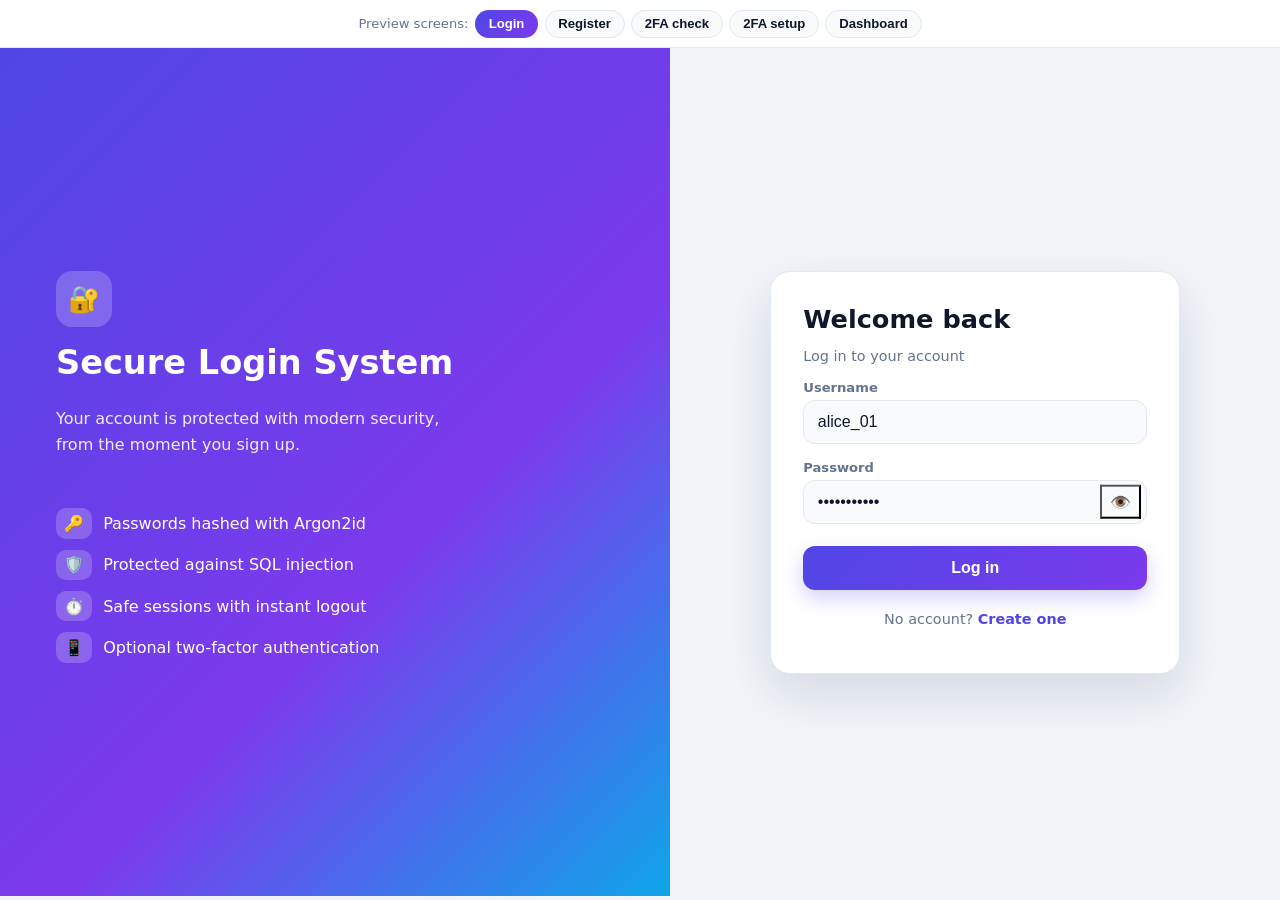
<file: index.html>
<!doctype html>
<html lang="en"><head><meta charset="utf-8">
<meta name="viewport" content="width=device-width, initial-scale=1, viewport-fit=cover">
<title>Secure Login: UI Preview</title>
<style>
:root{--bg:#f1f5f9;--card:#fff;--tx:#0f172a;--mut:#64748b;--bd:#e2e8f0;--in:#f8fafc;--ac:#4f46e5;--ac2:#7c3aed;--okb:#dcfce7;--okt:#166534;--erb:#fee2e2;--ert:#991b1b;--sh:0 20px 50px #1e1b4b22}
@media(prefers-color-scheme:dark){:root{--bg:#0b1020;--card:#151c33;--tx:#e5e7eb;--mut:#94a3b8;--bd:#2d3a55;--in:#0f1629;--ac:#818cf8;--ac2:#a78bfa;--okb:#14532d;--okt:#bbf7d0;--erb:#7f1d1d;--ert:#fecaca;--sh:0 20px 50px #0008}}
*{box-sizing:border-box}
body{margin:0;background:var(--bg);color:var(--tx);font-family:system-ui,-apple-system,"Segoe UI",Roboto,sans-serif}
a{color:var(--ac);text-decoration:none;font-weight:600}a:hover{text-decoration:underline}
h1{font-size:1.6rem;margin:0 0 .3rem}h2{font-size:1.05rem;margin:0 0 .7rem}.mut{color:var(--mut);font-size:.9rem}
/* auth layout */
.auth{min-height:100vh;display:grid;grid-template-columns:1fr}
.brand{display:none;background:linear-gradient(135deg,#4f46e5,#7c3aed 60%,#0ea5e9);color:#fff;padding:3.5rem;flex-direction:column;justify-content:center}
.brand h2{font-size:2.1rem;margin:1rem 0 .5rem}.brand p{opacity:.9;line-height:1.6;max-width:420px}
.brand ul{list-style:none;padding:0;margin:1.5rem 0 0}.brand li{margin:.7rem 0;display:flex;gap:.7rem;align-items:center}
.brand li span{background:#fff3;border-radius:10px;padding:.35rem .5rem}
.logo{width:56px;height:56px;border-radius:16px;background:linear-gradient(135deg,#4f46e5,#7c3aed);display:grid;place-items:center;font-size:26px;box-shadow:0 8px 24px #4f46e555}
.brand .logo{background:#fff3;box-shadow:none}
.panel{display:grid;place-items:center;padding:1.5rem}
.box{width:100%;max-width:410px;background:var(--card);padding:2rem;border-radius:20px;box-shadow:var(--sh);border:1px solid var(--bd)}
.box .logo{margin:0 auto 1rem}.box h1,.box>.mut{text-align:center}
@media(min-width:900px){.auth{grid-template-columns:1.1fr 1fr}.brand{display:flex}.box .logo{display:none}.box h1,.box>.mut{text-align:left}}
/* forms */
label{display:block;font-size:.82rem;font-weight:600;color:var(--mut);margin:1rem 0 .3rem}
input{width:100%;padding:.75rem .85rem;border:1.5px solid var(--bd);border-radius:12px;background:var(--in);color:var(--tx);font-size:1rem;outline:none;transition:.15s}
input:focus{border-color:var(--ac);box-shadow:0 0 0 4px #6366f126}
.pw{position:relative}.pw input{padding-right:3rem}
.pw button{position:absolute;right:.4rem;top:50%;transform:translateY(-50%);width:auto;margin:0;padding:.3rem .5rem;background:none;color:var(--mut);box-shadow:none;font-size:1.05rem}
.meter{height:6px;background:var(--bd);border-radius:4px;overflow:hidden;margin-top:.5rem}
.meter i{display:block;height:100%;width:0;border-radius:4px;transition:.25s}
.btn{width:100%;margin-top:1.4rem;padding:.8rem;border:0;border-radius:12px;background:linear-gradient(135deg,var(--ac),var(--ac2));color:#fff;font-size:1rem;font-weight:700;cursor:pointer;box-shadow:0 8px 20px #4f46e540;transition:.15s}
.btn:hover{transform:translateY(-1px)}.btn:active{transform:scale(.98)}
.btn.ghost{background:transparent;color:var(--ac);border:1.5px solid var(--ac);box-shadow:none;margin-top:.8rem}
.alert{padding:.7rem .9rem;border-radius:12px;font-size:.9rem;margin:1rem 0 0}.alert.ok{background:var(--okb);color:var(--okt)}.alert.err{background:var(--erb);color:var(--ert)}
.foot{text-align:center;margin-top:1.3rem;font-size:.9rem;color:var(--mut)}
.otp{font-size:1.6rem;letter-spacing:.4em;text-align:center;font-weight:700}
.qr{display:block;margin:1rem auto;width:200px;border-radius:12px;border:1px solid var(--bd);background:#fff;padding:8px}
code{display:block;background:var(--in);border:1px dashed var(--bd);padding:.5rem;border-radius:8px;word-break:break-all;text-align:center;font-size:.85rem}
/* dashboard */
.nav{display:flex;justify-content:space-between;align-items:center;padding:.8rem 1.5rem;background:var(--card);border-bottom:1px solid var(--bd)}
.nav .b{display:flex;align-items:center;gap:.6rem;font-weight:800}.nav .logo{width:36px;height:36px;font-size:18px;border-radius:10px}
.nav form{margin:0;display:flex;align-items:center;gap:.8rem}.nav .btn{width:auto;margin:0;padding:.5rem 1rem;box-shadow:none}
.wrap{max-width:920px;margin:0 auto;padding:1.5rem}
.hero{background:linear-gradient(135deg,#4f46e5,#7c3aed 60%,#0ea5e9);color:#fff;border-radius:20px;padding:2rem;box-shadow:var(--sh)}
.hero h1{font-size:1.8rem}.hero p{margin:.3rem 0 0;opacity:.9}
.cards{display:grid;gap:1rem;grid-template-columns:repeat(auto-fit,minmax(260px,1fr));margin-top:1.2rem}
.card{background:var(--card);border:1px solid var(--bd);border-radius:18px;padding:1.3rem;box-shadow:var(--sh)}
.row{display:flex;justify-content:space-between;align-items:center;padding:.6rem 0;border-bottom:1px solid var(--bd);font-size:.9rem;gap:.5rem}.row:last-child{border:0}
.row span:first-child{color:var(--mut)}
.pill{padding:.2rem .65rem;border-radius:99px;font-size:.78rem;font-weight:700}.pill.on{background:var(--okb);color:var(--okt)}.pill.off{background:var(--erb);color:var(--ert)}
/* login splash (CSS only, shown once after login) */
.splash{position:fixed;inset:0;background:var(--bg);display:grid;place-items:center;text-align:center;z-index:50;animation:out .4s ease 1.7s forwards}
.splash svg{width:130px;height:130px}.splash p{color:var(--mut)}
.track{fill:none;stroke:var(--bd);stroke-width:5}
.ring{fill:none;stroke:var(--ac);stroke-width:5;stroke-linecap:round;stroke-dasharray:283;stroke-dashoffset:283;transform:rotate(-90deg);transform-origin:60px 60px;animation:ring 1.7s ease-in-out forwards}
.shackle{fill:none;stroke:var(--ac);stroke-width:6;stroke-linecap:round;animation:lock 1.7s ease-in-out forwards}.lb{fill:var(--ac)}
@keyframes ring{to{stroke-dashoffset:0}}@keyframes lock{0%,55%{transform:translateY(-9px)}80%,100%{transform:translateY(0)}}
@keyframes out{to{opacity:0;visibility:hidden}}

:root{padding-top:env(safe-area-inset-top,0px);padding-bottom:env(safe-area-inset-bottom,0px)}
.pv{display:flex;gap:.4rem;justify-content:center;align-items:center;flex-wrap:wrap;padding:.6rem;background:var(--card);border-bottom:1px solid var(--bd);font-size:.82rem;color:var(--mut)}
.pv button{width:auto;margin:0;padding:.35rem .8rem;border:1px solid var(--bd);border-radius:99px;background:var(--in);color:var(--tx);font-size:.82rem;font-weight:600;cursor:pointer}
.pv button.on{background:linear-gradient(135deg,var(--ac),var(--ac2));color:#fff;border-color:transparent}
.auth{min-height:calc(100vh - 52px)}.hide{display:none!important}
.qrfake{width:184px;height:184px;margin:0 auto;display:grid;grid-template-columns:repeat(11,1fr);gap:2px}
.qrfake i{background:#111;border-radius:1px}.qrfake i.w{background:#fff}
</style></head><body>

<div class="pv"><span>Preview screens:</span>
 <button data-go="login" class="on">Login</button><button data-go="register">Register</button><button data-go="2fa">2FA check</button><button data-go="setup">2FA setup</button><button data-go="dash">Dashboard</button>
</div>

<div class="auth" id="authwrap">
 <aside class="brand">
  <div class="logo">🔐</div><h2>Secure Login System</h2>
  <p>Your account is protected with modern security, from the moment you sign up.</p>
  <ul><li><span>🔑</span>Passwords hashed with Argon2id</li><li><span>🛡️</span>Protected against SQL injection</li><li><span>⏱️</span>Safe sessions with instant logout</li><li><span>📱</span>Optional two-factor authentication</li></ul>
 </aside>
 <main class="panel"><div class="box"><div class="logo">🔐</div>

  <section id="v-login">
   <h1>Welcome back</h1><p class="mut">Log in to your account</p>
   <div id="lmsg"></div>
   <form id="f-login"><label>Username</label><input id="lu" value="alice_01" required>
    <label>Password</label><div class="pw"><input id="lp" type="password" value="Secure@1234" required><button type="button" data-toggle="lp">👁️</button></div>
    <button class="btn">Log in</button></form>
   <p class="foot">No account? <a href="#" data-go="register">Create one</a></p>
  </section>

  <section id="v-register" class="hide">
   <h1>Create account</h1><p class="mut">It only takes a minute</p>
   <form id="f-reg"><label>Username</label><input value="alice_01"><label>Email</label><input type="email" value="alice@example.com">
    <label>Password</label><div class="pw"><input id="password" type="password" value="Secure@1234"><button type="button" data-toggle="password">👁️</button></div>
    <div class="meter"><i id="meter" style="width:100%;background:#22c55e"></i></div><p class="mut">10+ characters with upper, lower, a number and a symbol.</p>
    <label>Confirm password</label><input type="password" value="Secure@1234">
    <button class="btn">Create account</button></form>
   <p class="foot">Already registered? <a href="#" data-go="login">Log in</a></p>
  </section>

  <section id="v-2fa" class="hide">
   <h1>Two-factor check</h1><p class="mut">Enter the 6-digit code from your authenticator app.</p>
   <form id="f-2fa"><label>Authentication code</label><input class="otp" value="482 910" maxlength="7"><button class="btn">Verify</button></form>
   <p class="foot"><a href="#" data-go="login">Back to login</a></p>
  </section>

  <section id="v-setup" class="hide">
   <h1>Set up 2FA</h1><p class="mut">Scan with Google Authenticator, Authy or any TOTP app.</p>
   <div class="qr" style="width:210px"><div class="qrfake" id="qrf"></div></div>
   <p class="mut" style="text-align:center">Cannot scan? Enter this key manually:</p><code>JBSWY3DPEHPK3PXPJBSWY3DPEHPK3PXP</code>
   <form id="f-setup"><label>Enter the current code to confirm</label><input class="otp" value="482910" maxlength="7"><button class="btn">Enable 2FA</button></form>
   <p class="foot"><a href="#" data-go="dash">Cancel</a></p>
  </section>
 </div></main>
</div>

<div id="v-dash" class="hide">
 <nav class="nav"><div class="b"><div class="logo">🔐</div>SecureLogin</div>
  <form id="f-out"><span class="mut">alice_01</span><button class="btn">Log out</button></form></nav>
 <div class="wrap">
  <div class="hero"><h1>Welcome back, alice_01 👋</h1><p>You are signed in securely.</p></div>
  <div class="cards">
   <div class="card"><h2>👤 Account</h2>
    <div class="row"><span>Username</span><b>alice_01</b></div><div class="row"><span>Email</span><b>alice@example.com</b></div><div class="row"><span>Member since</span><b id="since"></b></div></div>
   <div class="card"><h2>🛡️ Security</h2>
    <div class="row"><span>Password</span><span class="pill on">Argon2id hashed</span></div>
    <div class="row"><span>Session</span><span class="pill on">Secure cookie</span></div>
    <div class="row"><span>Two-factor (2FA)</span><span class="pill on" id="p2fa">Enabled</span></div></div>
   <div class="card"><h2>⏱️ Session</h2>
    <div class="row"><span>Signed in</span><b id="since2"></b></div><div class="row"><span>Auto logout</span><b>after 30 min</b></div></div>
  </div>
 </div>
</div>

<script>
const $=s=>document.querySelector(s);
const views={login:"#v-login",register:"#v-register","2fa":"#v-2fa",setup:"#v-setup"};
function go(v){
  const dash=v==="dash";
  $("#authwrap").classList.toggle("hide",dash);$("#v-dash").classList.toggle("hide",!dash);
  Object.entries(views).forEach(([k,s])=>$(s).classList.toggle("hide",k!==v));
  document.querySelectorAll(".pv button").forEach(b=>b.classList.toggle("on",b.dataset.go===v));
  window.scrollTo(0,0);
}
function splash(then){
  const d=document.createElement("div");d.className="splash";
  d.innerHTML='<div><svg viewBox="0 0 120 120"><circle class="track" cx="60" cy="60" r="45"/><circle class="ring" cx="60" cy="60" r="45"/><path class="shackle" d="M48 56V48a12 12 0 0 1 24 0v8"/><rect class="lb" x="42" y="56" width="36" height="26" rx="5"/><circle cx="60" cy="68" r="3.5" fill="#fff"/></svg><p>Securing your session...</p></div>';
  document.body.append(d);go("dash");setTimeout(()=>d.remove(),2200);
}
document.querySelectorAll("[data-go]").forEach(b=>b.addEventListener("click",e=>{e.preventDefault();go(b.dataset.go)}));
document.querySelectorAll("[data-toggle]").forEach(b=>b.addEventListener("click",()=>{const i=document.getElementById(b.dataset.toggle);i.type=i.type==="password"?"text":"password";b.textContent=i.type==="password"?"👁️":"🙈"}));
$("#f-login").addEventListener("submit",e=>{e.preventDefault();splash()});
$("#f-reg").addEventListener("submit",e=>{e.preventDefault();go("login");$("#lmsg").innerHTML='<div class="alert ok">Account created. Please log in.</div>'});
$("#f-2fa").addEventListener("submit",e=>{e.preventDefault();splash()});
$("#f-setup").addEventListener("submit",e=>{e.preventDefault();go("dash")});
$("#f-out").addEventListener("submit",e=>{e.preventDefault();go("login");$("#lmsg").innerHTML='<div class="alert ok">You have been logged out.</div>'});
const now=new Date();$("#since").textContent=now.toISOString().slice(0,10);
$("#since2").textContent=now.toLocaleString("en-GB",{day:"2-digit",month:"short",year:"numeric",hour:"2-digit",minute:"2-digit"});
(function(){const q=$("#qrf");let h="";const s=[7,3,9,5,1,8,2,6,4];for(let r=0;r<11;r++)for(let c=0;c<11;c++){const corner=(r<3&&c<3)||(r<3&&c>7)||(r>7&&c<3);const on=corner?!(r%2&&c%2):((r*7+c*13+s[(r+c)%9])%3!==0);h+='<i class="'+(on?'':'w')+'"></i>'}q.innerHTML=h})();
</script></body></html>
</file>
